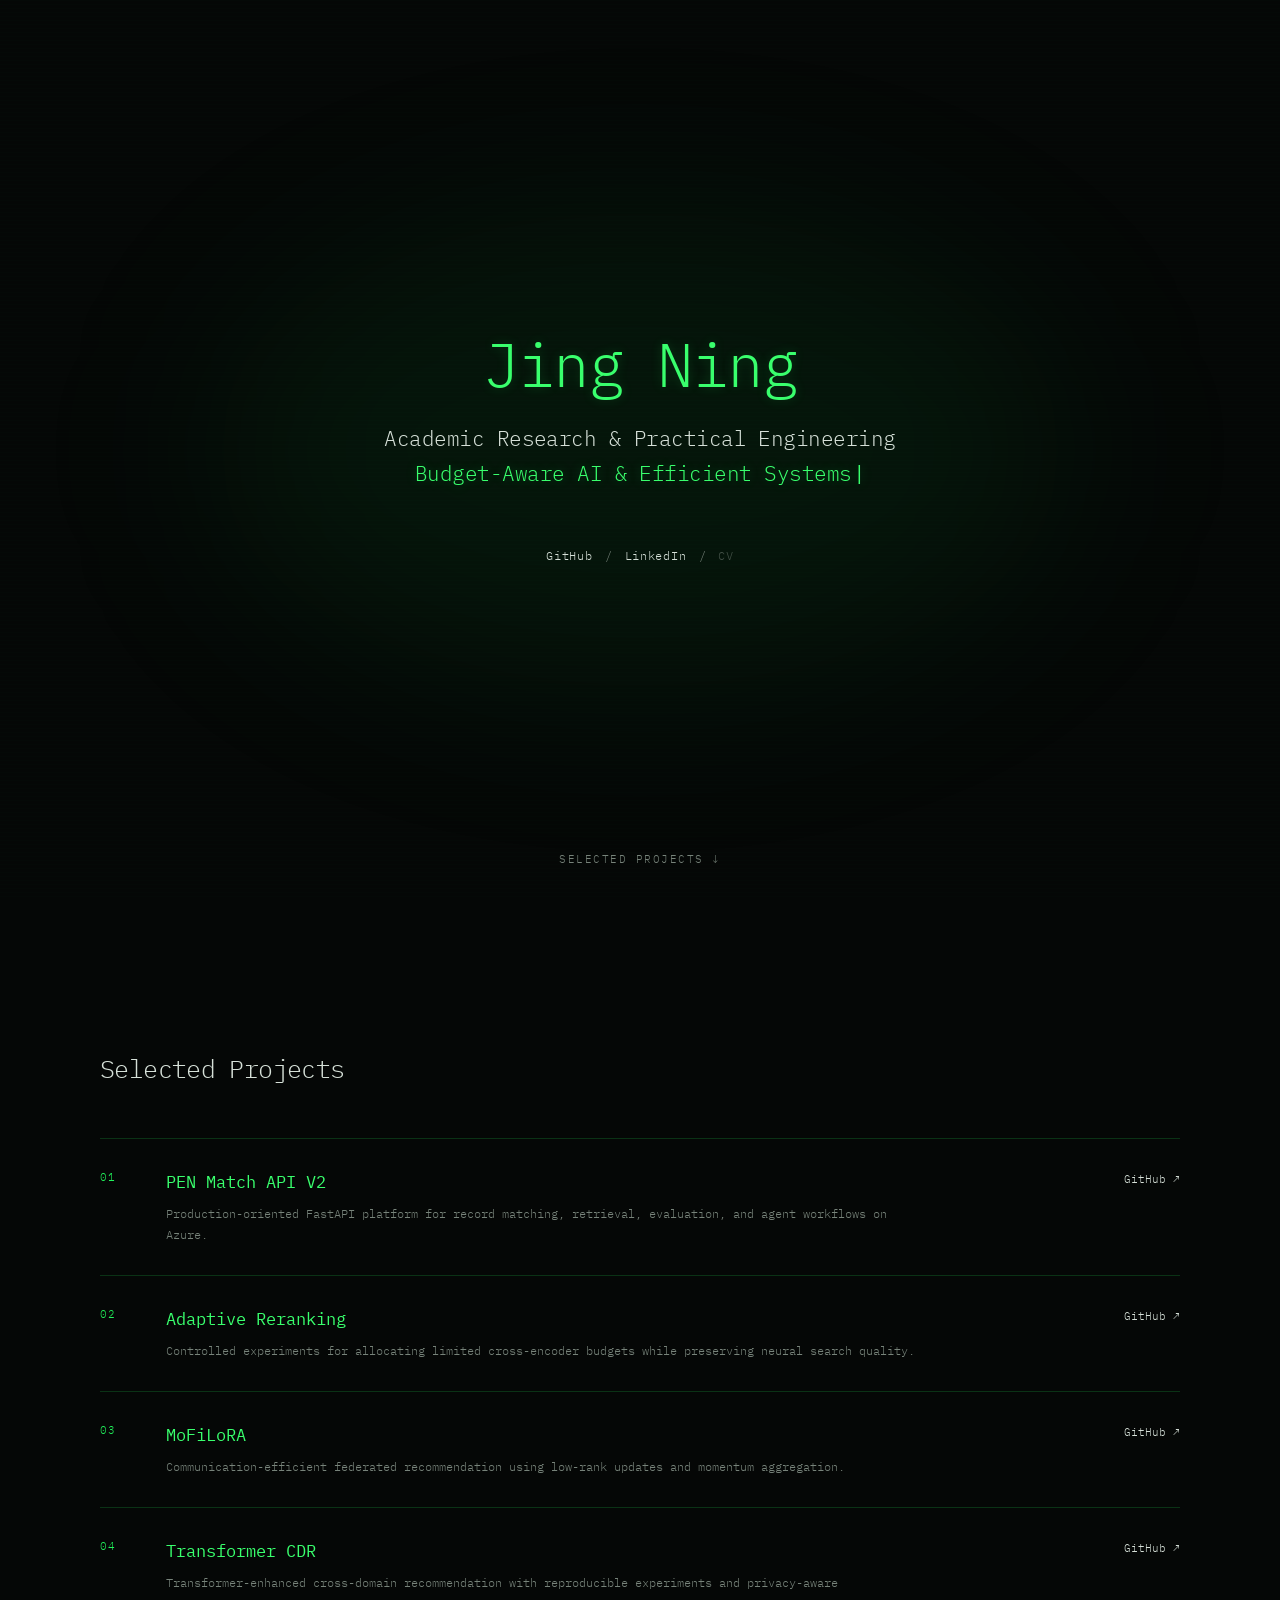
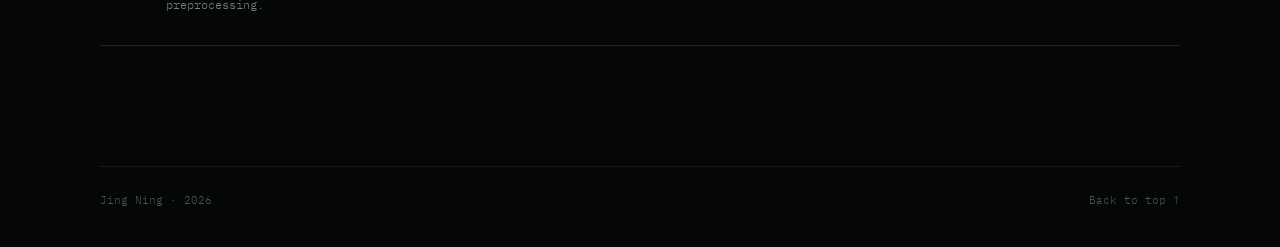
<file: index.html>
<!doctype html>
<html lang="en">
<head>
    <meta charset="utf-8">
    <meta name="viewport" content="width=device-width, initial-scale=1">
    <meta name="description" content="Jing Ning — academic research and practical ML engineering for efficient AI systems.">
    <meta name="theme-color" content="#050706">
    <title>Jing Ning · ML Research &amp; Engineering</title>
    <link rel="canonical" href="https://jingning0528.github.io/">
    <link rel="icon" href="favicon.svg" type="image/svg+xml">
    <link rel="preconnect" href="https://fonts.googleapis.com">
    <link rel="preconnect" href="https://fonts.gstatic.com" crossorigin>
    <link href="https://fonts.googleapis.com/css2?family=IBM+Plex+Mono:wght@300;400;500&amp;display=swap" rel="stylesheet">
    <link rel="stylesheet" href="styles.css">
</head>
<body class="home-page" id="top">
    <main>
        <section class="hero" aria-labelledby="hero-title">
            <div class="hero-inner">
                <p class="name">Jing Ning</p>
                <h1 id="hero-title">
                    <span>Academic Research &amp; Practical Engineering</span>
                    <span class="hero-focus">Budget-Aware AI &amp; Efficient Systems<span class="cursor" aria-hidden="true">|</span></span>
                </h1>
                <nav class="social-links" aria-label="Profiles and résumé">
                    <a href="https://github.com/jingning0528" target="_blank" rel="noreferrer">GitHub</a><span aria-hidden="true">/</span>
                    <a href="https://ca.linkedin.com/in/jing-ning-745032220" target="_blank" rel="noreferrer">LinkedIn</a><span aria-hidden="true">/</span>
                    <span class="pending-link" title="CV link coming soon">CV</span>
                </nav>
            </div>
            <a class="scroll-cue" href="#projects">Selected projects <span aria-hidden="true">↓</span></a>
        </section>

        <section class="projects" id="projects" aria-labelledby="projects-title">
            <header class="section-header">
                <h2 id="projects-title">Selected Projects</h2>
            </header>
            <div class="project-list">
                <article class="project-row">
                    <div class="project-number" aria-hidden="true">01</div>
                    <div class="project-copy"><h3>PEN Match API V2</h3><p>Production-oriented FastAPI platform for record matching, retrieval, evaluation, and agent workflows on Azure.</p></div>
                    <a class="repo-link" href="https://github.com/jingning0528/pen-match-api-v2" target="_blank" rel="noreferrer" aria-label="PEN Match API V2 on GitHub">GitHub ↗</a>
                </article>
                <article class="project-row">
                    <div class="project-number" aria-hidden="true">02</div>
                    <div class="project-copy"><h3>Adaptive Reranking</h3><p>Controlled experiments for allocating limited cross-encoder budgets while preserving neural search quality.</p></div>
                    <a class="repo-link" href="https://github.com/jingning0528/adaptive-reranking" target="_blank" rel="noreferrer" aria-label="Adaptive Reranking on GitHub">GitHub ↗</a>
                </article>
                <article class="project-row">
                    <div class="project-number" aria-hidden="true">03</div>
                    <div class="project-copy"><h3>MoFiLoRA</h3><p>Communication-efficient federated recommendation using low-rank updates and momentum aggregation.</p></div>
                    <a class="repo-link" href="https://github.com/jingning0528/mofilora-fedrec" target="_blank" rel="noreferrer" aria-label="MoFiLoRA on GitHub">GitHub ↗</a>
                </article>
                <article class="project-row">
                    <div class="project-number" aria-hidden="true">04</div>
                    <div class="project-copy"><h3>Transformer CDR</h3><p>Transformer-enhanced cross-domain recommendation with reproducible experiments and privacy-aware preprocessing.</p></div>
                    <a class="repo-link" href="https://github.com/jingning0528/transformer-cdr" target="_blank" rel="noreferrer" aria-label="Transformer CDR on GitHub">GitHub ↗</a>
                </article>
            </div>
        </section>
    </main>
    <footer class="site-footer"><p>Jing Ning <span aria-hidden="true">·</span> 2026</p><a href="#top">Back to top ↑</a></footer>
</body>
</html>
</file>
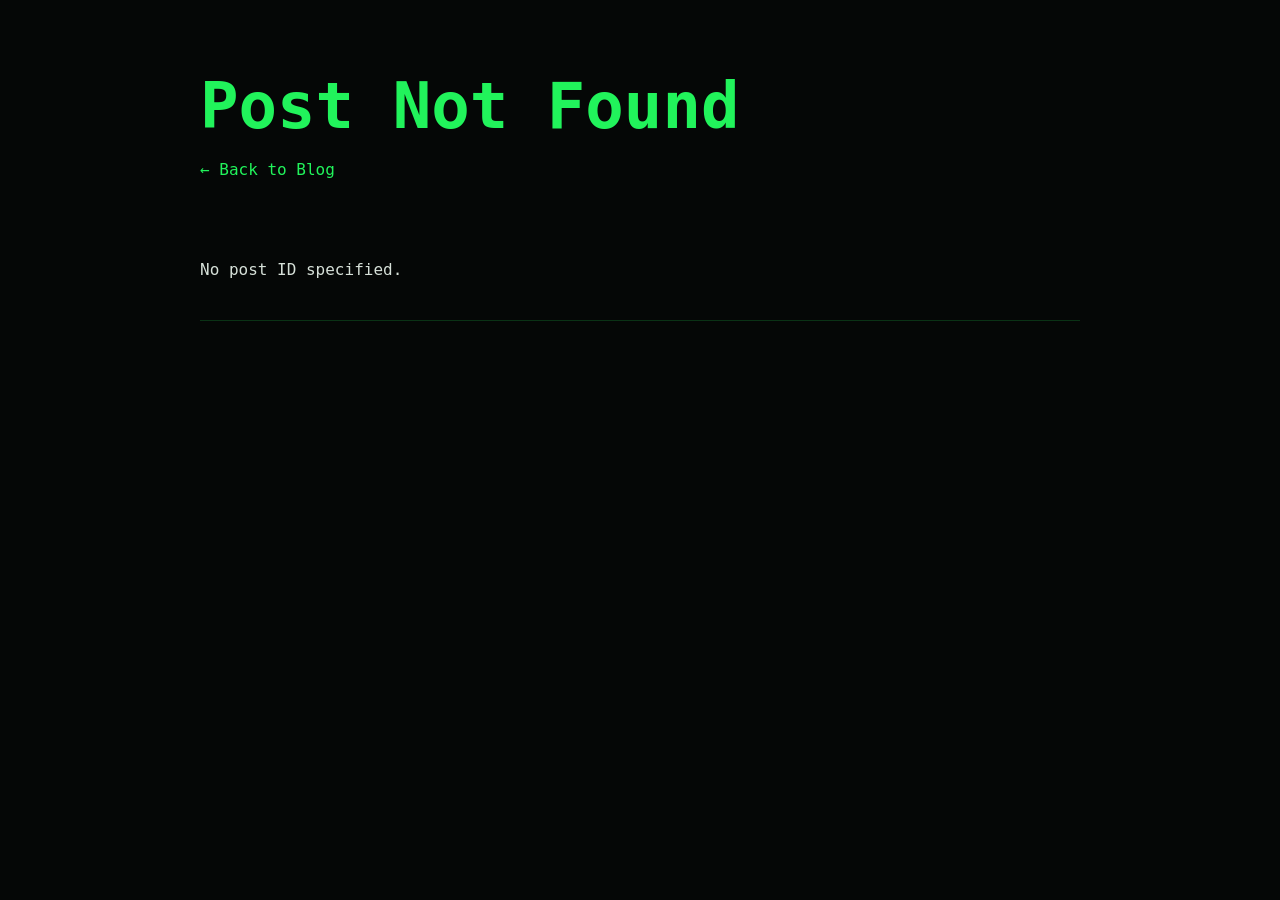
<file: blog-detail.html>
<!DOCTYPE html>
<html lang="en">
<head>
    <meta charset="UTF-8">
    <meta name="viewport" content="width=device-width, initial-scale=1.0">
    <title>Capability vs Reliability: The Real Challenge of LLM - Jingning</title>
    <link rel="icon" href="favicon.svg" type="image/svg+xml">
    <link rel="stylesheet" href="styles.css">
    <link href="https://fonts.googleapis.com/css2?family=JetBrains+Mono:wght@400;700&display=swap" rel="stylesheet">
</head>
<body class="blog-detail-page">
    <div class="container page-transition">
        <header>
            <h1 class="plain-text" id="mainTitle">Loading...</h1>
            <p class="plain-text subtitle" id="subtitle">Loading...</p>
            <a href="blog.html" class="plain-text link-button" id="backLink">← Back to Blog</a>
        </header>
        
        <main>
            <section class="content">
                <article class="blog-post">
                    <div class="blog-content" id="blogContent">
                        <!-- Blog content will be loaded dynamically -->
                    </div>
                </article>
            </section>
        </main>
    </div>

    <script>
        // Smooth page transitions
        function smoothPageTransition(url) {
            document.body.style.opacity = '0';
            document.body.style.transform = 'translateY(-20px)';
            document.body.style.transition = 'all 0.4s ease-in-out';
            
            setTimeout(() => {
                window.location.href = url;
            }, 400);
        }
        
        // Load blog post content
        async function loadBlogPost() {
            try {
                // Get post ID from URL parameter
                const urlParams = new URLSearchParams(window.location.search);
                const postId = urlParams.get('id');
                
                if (!postId) {
                    document.getElementById('mainTitle').textContent = 'Post Not Found';
                    document.getElementById('subtitle').textContent = '';
                    document.getElementById('blogContent').innerHTML = '<p class="plain-text">No post ID specified.</p>';
                    return;
                }
                
                // Load blog data
                const response = await fetch('blog-data.json');
                const data = await response.json();
                
                // Find the post
                const post = data.posts.find(p => p.id === postId);
                
                if (!post) {
                    document.getElementById('mainTitle').textContent = 'Post Not Found';
                    document.getElementById('subtitle').textContent = '';
                    document.getElementById('blogContent').innerHTML = '<p class="plain-text">Post not found.</p>';
                    return;
                }
                
                // Update page title and header
                document.title = `${post.title} - Jingning`;
                document.getElementById('mainTitle').textContent = post.title;
                document.getElementById('subtitle').textContent = post.shortDate;
                
                // Build content HTML
                let contentHTML = `<p class="plain-text">${post.intro}</p>`;
                
                post.content.forEach((item, index) => {
                    if (item.type === 'section') {
                        contentHTML += `
                            <h3 class="plain-text">${item.title}</h3>
                            <p class="plain-text"><strong>Risk:</strong> ${item.risk}</p>
                            <p class="plain-text"><strong>Solution:</strong> ${item.solution}</p>
                            <p class="plain-text"><strong>Not fixed yet:</strong> ${item.notFixed}</p>
                        `;
                    } else if (item.type === 'challenge') {
                        contentHTML += `
                            <h3 class="plain-text">${item.title}</h3>
                            <p class="plain-text">${item.description}</p>
                            <p class="plain-text"><strong>Current fix:</strong> ${item.fix}</p>
                            <p class="plain-text"><strong>Remains:</strong> ${item.remains}</p>
                        `;
                    } else if (item.type === 'category') {
                        contentHTML += `
                            <h3 class="plain-text">${item.title}</h3>
                            <p class="plain-text">${item.description}</p>
                        `;
                    } else if (item.type === 'rerank') {
                        contentHTML += `
                            <h3 class="plain-text">${item.title}</h3>
                            <p class="plain-text">${item.description}</p>
                        `;
                        
                        if (item.figure) {
                            contentHTML += `
                                <div class="figure-container">
                                    <img src="${item.figure}" alt="${item.title}" class="blog-figure">
                                    <p class="figure-caption">Figure: ${item.title}</p>
                                    ${item.citation ? `<p class="figure-citation">Cited by <a href="${item.citation}" target="_blank" class="plain-text link-button">${item.citation}</a></p>` : ''}
                                </div>
                            `;
                        }
                        
                        if (item.steps) {
                            contentHTML += `<ul class="plain-text">`;
                            item.steps.forEach(step => {
                                contentHTML += `<li>${step}</li>`;
                            });
                            contentHTML += `</ul>`;
                        }
                    } else if (item.type === 'advanced') {
                        contentHTML += `
                            <h3 class="plain-text">${item.title}</h3>
                        `;
                        
                        if (item.papers) {
                            contentHTML += `<ul class="plain-text">`;
                            item.papers.forEach(paper => {
                                contentHTML += `
                                    <li>
                                        <strong>${paper.title}:</strong> ${paper.description}
                                        <br><a href="${paper.link}" target="_blank" class="plain-text link-button">arXiv</a>
                                    </li>
                                `;
                            });
                            contentHTML += `</ul>`;
                        }
                    }
                });
                
                document.getElementById('blogContent').innerHTML = contentHTML;
                
            } catch (error) {
                console.error('Error loading blog post:', error);
                document.getElementById('mainTitle').textContent = 'Error Loading Post';
                document.getElementById('subtitle').textContent = '';
                document.getElementById('blogContent').innerHTML = '<p class="plain-text">Error loading blog post.</p>';
            }
        }
        
        // Add click event listeners for smooth transitions
        document.getElementById('backLink').addEventListener('click', function(e) {
            e.preventDefault();
            smoothPageTransition('blog.html');
        });
        
        // Load blog post when page loads
        document.addEventListener('DOMContentLoaded', loadBlogPost);
    </script>
</body>
</html>
</file>
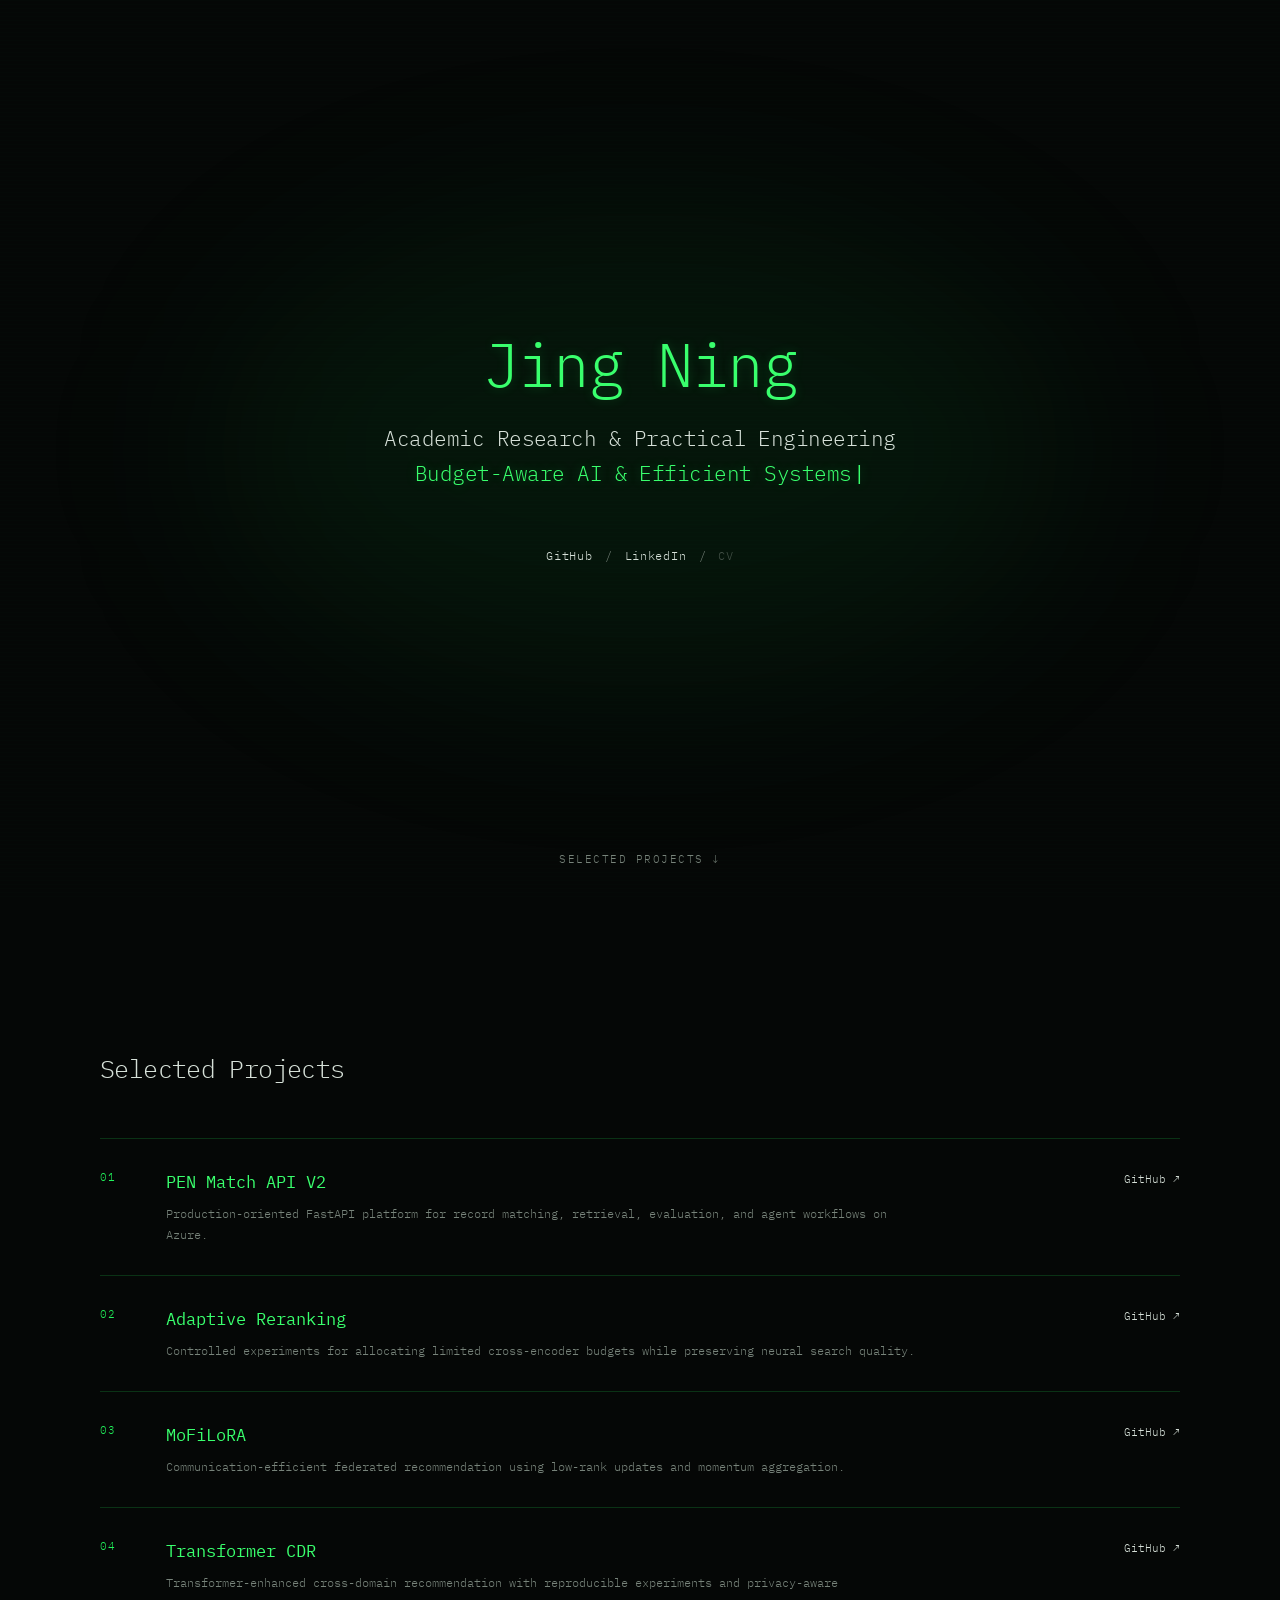
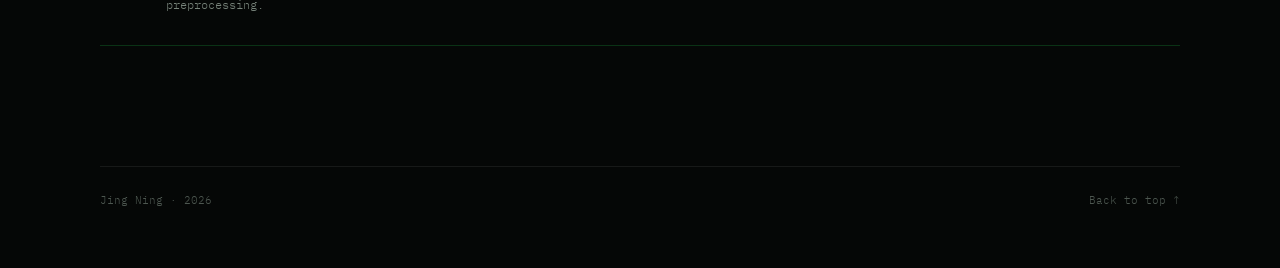
<file: projects.html>
<!doctype html>
<html lang="en">
<head>
    <meta charset="utf-8">
    <meta name="viewport" content="width=device-width, initial-scale=1">
    <meta http-equiv="refresh" content="0; url=index.html#projects">
    <link rel="canonical" href="https://jingning0528.github.io/#projects">
    <title>Selected Projects · Jing Ning</title>
</head>
<body>
    <p><a href="index.html#projects">View Jing Ning’s selected projects</a></p>
</body>
</html>
</file>
<file: styles.css>
:root {
    --background: #050706;
    --green: #21f35b;
    --green-bright: #39ff6d;
    --text: #d6e0d8;
    --muted: #77837a;
    --line: rgba(33, 243, 91, 0.18);
    --content: 1080px;
}

* { box-sizing: border-box; margin: 0; padding: 0; }
html { scroll-behavior: smooth; }
body { min-height: 100vh; color: var(--text); background: var(--background); font-family: "IBM Plex Mono", "DejaVu Sans Mono", "Liberation Mono", monospace; font-weight: 300; line-height: 1.6; }
a { color: inherit; text-decoration: none; }
a:focus-visible { outline: 1px solid var(--green); outline-offset: 5px; }

.hero { position: relative; min-height: 100svh; display: grid; place-items: center; padding: 72px 24px; overflow: hidden; isolation: isolate; }
.hero::before { content: ""; position: absolute; z-index: -1; width: min(70vw, 860px); aspect-ratio: 1.8; border-radius: 50%; background: rgba(17, 166, 55, 0.09); filter: blur(90px); }
.hero::after { content: ""; position: absolute; inset: 0; z-index: -1; opacity: 0.16; background-image: linear-gradient(rgba(33, 243, 91, 0.055) 1px, transparent 1px); background-size: 100% 4px; pointer-events: none; }
.hero-inner { width: min(100%, 1120px); text-align: center; }
.name { margin-bottom: 28px; color: var(--green-bright); font-size: clamp(2.1rem, 4.8vw, 4.4rem); font-weight: 300; line-height: 1; letter-spacing: -0.035em; text-shadow: 0 0 12px rgba(33, 243, 91, 0.2); }
.hero h1 { display: flex; flex-direction: column; align-items: center; gap: 7px; font-size: clamp(0.62rem, 1.65vw, 1.5rem); line-height: 1.35; letter-spacing: -0.025em; font-weight: 300; }
.hero h1 > span { white-space: nowrap; }
.hero-focus { color: var(--green-bright); text-shadow: 0 0 12px rgba(33, 243, 91, 0.28), 0 0 34px rgba(33, 243, 91, 0.12); }
.cursor { display: inline-block; margin-left: 0.05em; font-weight: 400; animation: blink 1.05s steps(1, end) infinite; }
@keyframes blink { 0%, 46% { opacity: 1; } 47%, 100% { opacity: 0; } }
.social-links { margin-top: clamp(38px, 5vw, 58px); display: flex; justify-content: center; align-items: center; gap: 12px; color: var(--muted); font-size: 0.78rem; letter-spacing: 0.06em; }
.social-links a { color: var(--text); }
.social-links a:hover, .repo-link:hover, .site-footer a:hover { color: var(--green); }
.pending-link { cursor: not-allowed; opacity: 0.55; }
.scroll-cue { position: absolute; bottom: 32px; left: 50%; translate: -50% 0; color: var(--muted); font-size: 0.67rem; letter-spacing: 0.14em; text-transform: uppercase; }
.scroll-cue:hover { color: var(--green); }

.projects { width: min(calc(100% - 48px), var(--content)); margin-inline: auto; padding: clamp(90px, 12vw, 150px) 0 120px; }
.section-header { display: flex; align-items: baseline; gap: 20px; margin-bottom: 48px; }
.project-number { color: var(--green); font-size: 0.68rem; letter-spacing: 0.12em; }
.section-header h2 { color: var(--text); font-size: clamp(1.15rem, 2vw, 1.55rem); font-weight: 300; letter-spacing: -0.025em; }
.project-list { border-top: 1px solid var(--line); }
.project-row { display: grid; grid-template-columns: 44px minmax(0, 1fr) auto; gap: 22px; align-items: start; padding: 30px 0; border-bottom: 1px solid var(--line); }
.project-copy h3 { color: var(--green-bright); font-size: clamp(0.9rem, 1.5vw, 1.05rem); font-weight: 400; }
.project-copy p { max-width: 750px; margin-top: 7px; color: var(--muted); font-size: 0.76rem; font-weight: 300; line-height: 1.75; }
.repo-link { margin-top: 2px; color: var(--text); font-size: 0.68rem; font-weight: 300; white-space: nowrap; }
.site-footer { width: min(calc(100% - 48px), var(--content)); margin-inline: auto; padding: 25px 0 38px; display: flex; justify-content: space-between; border-top: 1px solid rgba(255, 255, 255, 0.07); color: #4d5750; font-size: 0.67rem; }

/* Restrained fallback styling for the existing writing pages. */
.plain-page .container, .blog-detail-page .container { width: min(calc(100% - 48px), 880px); margin-inline: auto; padding: 72px 0 110px; }
.plain-page header, .blog-detail-page header { margin-bottom: 50px; }
.plain-page h1, .blog-detail-page h1 { color: var(--green); font-size: clamp(2rem, 6vw, 4rem); line-height: 1.08; }
.subtitle, .blog-post > p, .figure-caption, .figure-citation { color: var(--muted); }
.link-button { display: inline-block; margin-top: 16px; color: var(--green); }
.blog-post { padding: 24px 0; border-bottom: 1px solid var(--line); }
.blog-post h2 { font-size: 1.15rem; }
.blog-content h3 { margin: 38px 0 14px; color: var(--green); }
.blog-content p, .blog-content li { margin-bottom: 14px; }
.blog-content ul { padding-left: 24px; }
.figure-container { margin: 30px 0; }
.blog-figure { max-width: 100%; height: auto; }

@media (max-width: 680px) {
    .hero { padding-inline: 18px; }
    .name { margin-bottom: 24px; }
    .hero h1 { font-size: clamp(0.61rem, 2.6vw, 0.9rem); line-height: 1.4; }
    .hero-focus { margin-top: 6px; }
    .scroll-cue { bottom: 24px; white-space: nowrap; }
    .projects, .site-footer { width: min(calc(100% - 32px), var(--content)); }
    .section-header { margin-bottom: 30px; }
    .project-row { grid-template-columns: 28px 1fr; gap: 14px; padding: 26px 0; }
    .repo-link { grid-column: 2; margin-top: 3px; }
}

@media (prefers-reduced-motion: reduce) {
    html { scroll-behavior: auto; }
    .cursor { animation: none; }
}
</file>
